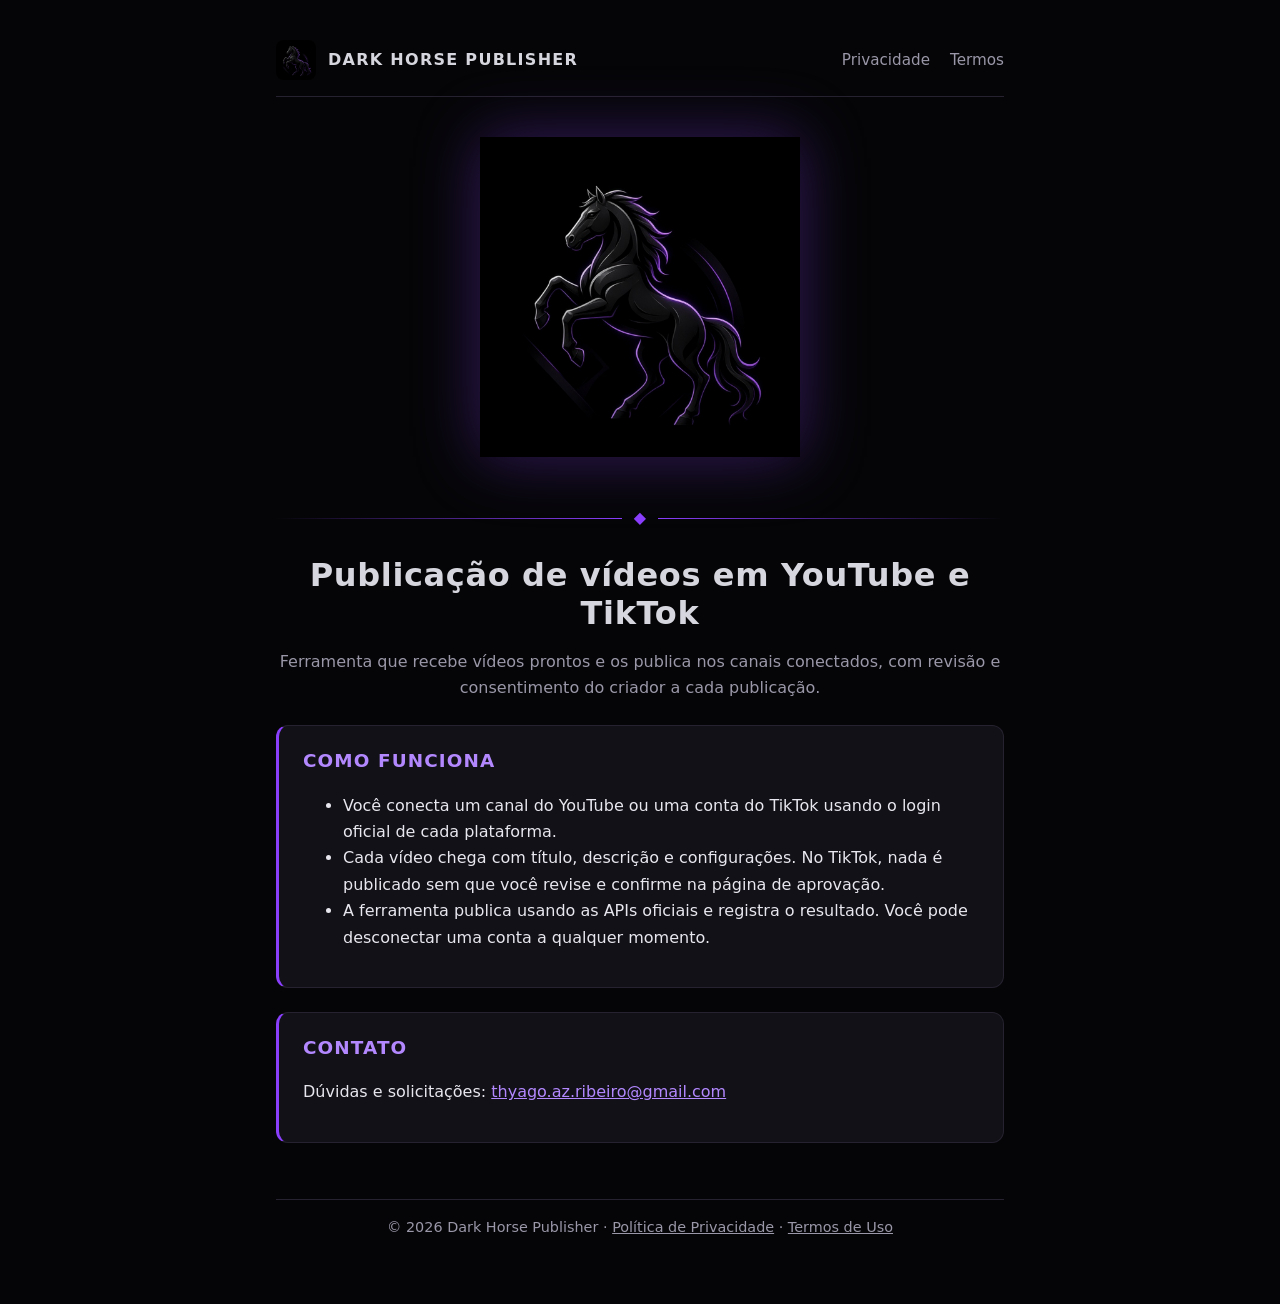
<file: index.html>
<!doctype html><html lang="pt-BR"><head><meta charset="utf-8"><meta name="viewport" content="width=device-width,initial-scale=1">
<title>Dark Horse Publisher</title><meta name="description" content="Publicação de vídeos em YouTube e TikTok com revisão e consentimento do criador."><link rel="icon" type="image/png" href="/favicon.png"><link rel="stylesheet" href="style.css"></head><body><main>
<header><a class="brand" href="/"><img src="/favicon.png" alt="">Dark Horse Publisher</a><nav><a href="/privacidade.html">Privacidade</a><a href="/termos.html">Termos</a></nav></header>
<div class="hero"><img src="/logo-1024.png" alt="Dark Horse Publisher"></div>
<div class="rule">◆</div>
<h1 style="text-align:center">Publicação de vídeos em YouTube e TikTok</h1>
<p class="muted" style="text-align:center">Ferramenta que recebe vídeos prontos e os publica nos canais conectados, com revisão e consentimento do criador a cada publicação.</p>
<div class="card"><h2>Como funciona</h2><ul>
<li>Você conecta um canal do YouTube ou uma conta do TikTok usando o login oficial de cada plataforma.</li>
<li>Cada vídeo chega com título, descrição e configurações. No TikTok, nada é publicado sem que você revise e confirme na página de aprovação.</li>
<li>A ferramenta publica usando as APIs oficiais e registra o resultado. Você pode desconectar uma conta a qualquer momento.</li>
</ul></div>
<div class="card"><h2>Contato</h2><p>Dúvidas e solicitações: <a href="mailto:thyago.az.ribeiro@gmail.com">thyago.az.ribeiro@gmail.com</a></p></div>
<footer>© 2026 Dark Horse Publisher · <a href="/privacidade.html">Política de Privacidade</a> · <a href="/termos.html">Termos de Uso</a></footer>
</main></body></html>
</file>
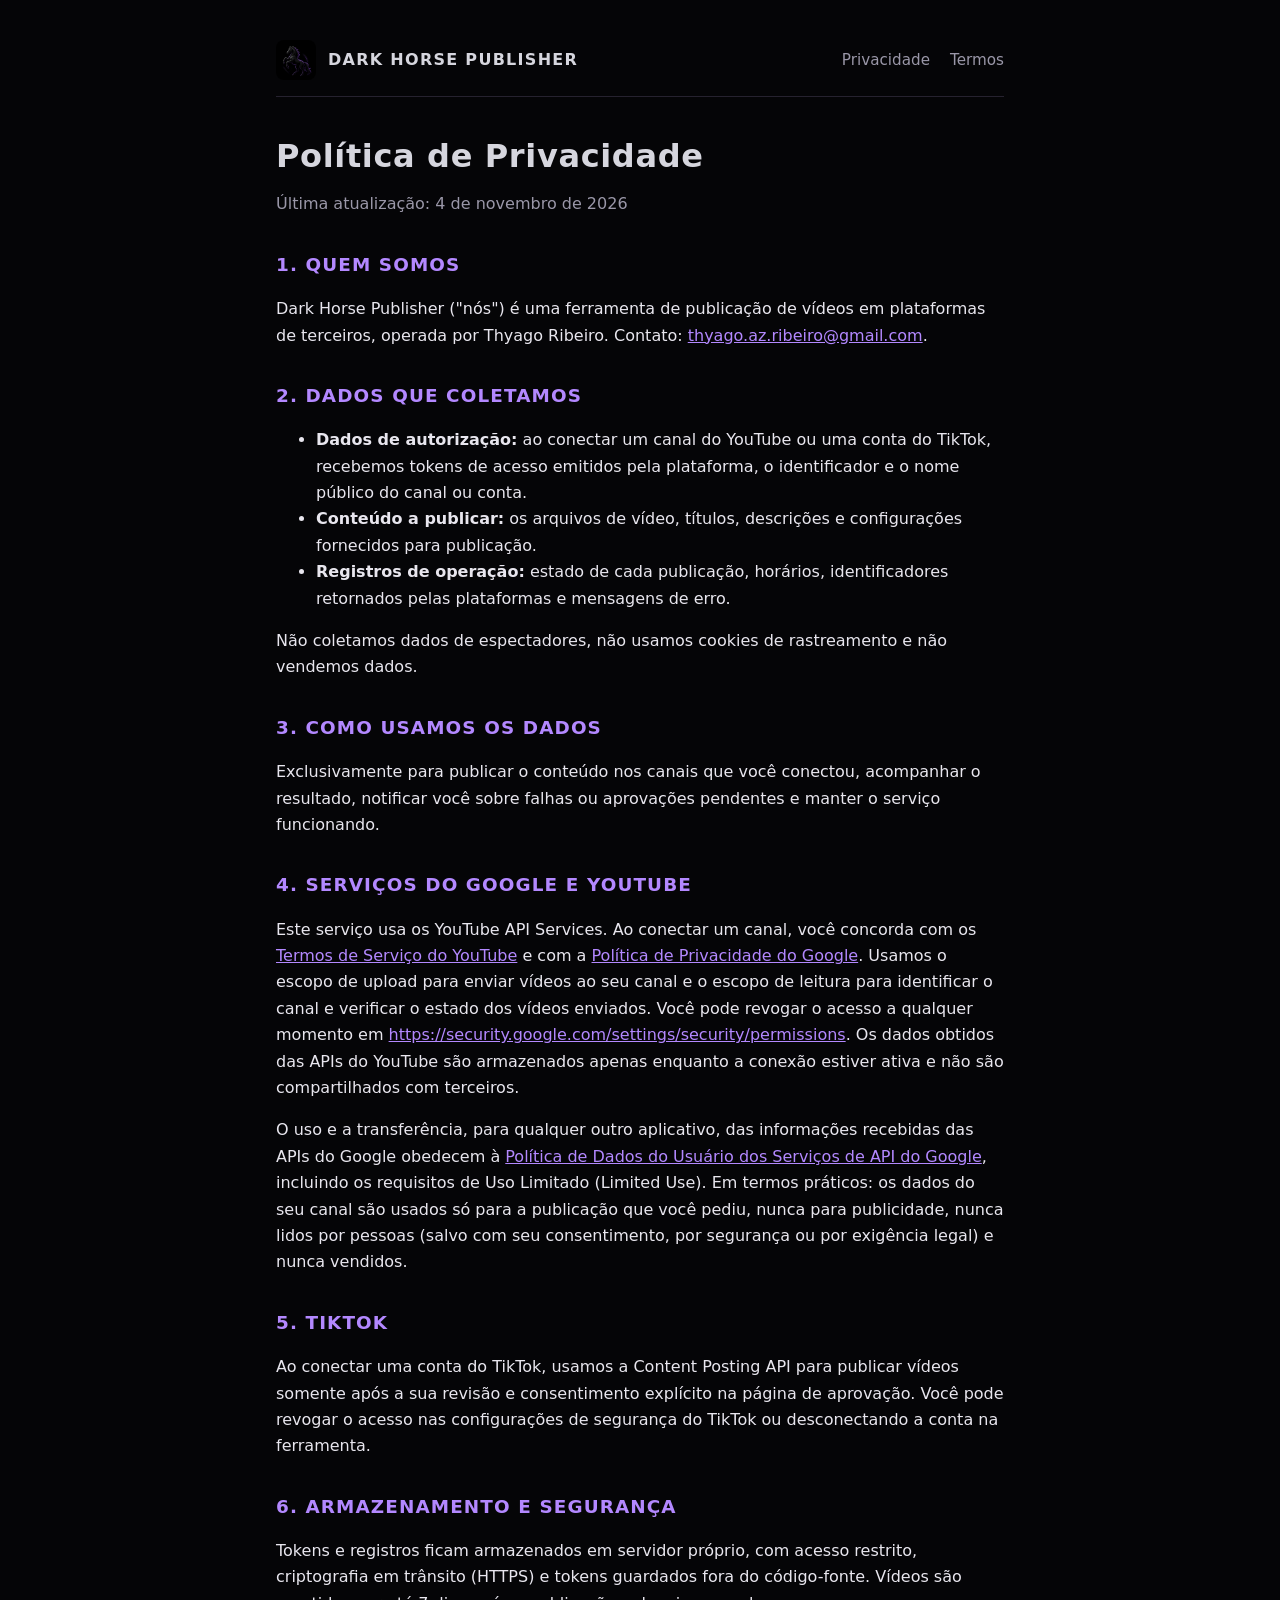
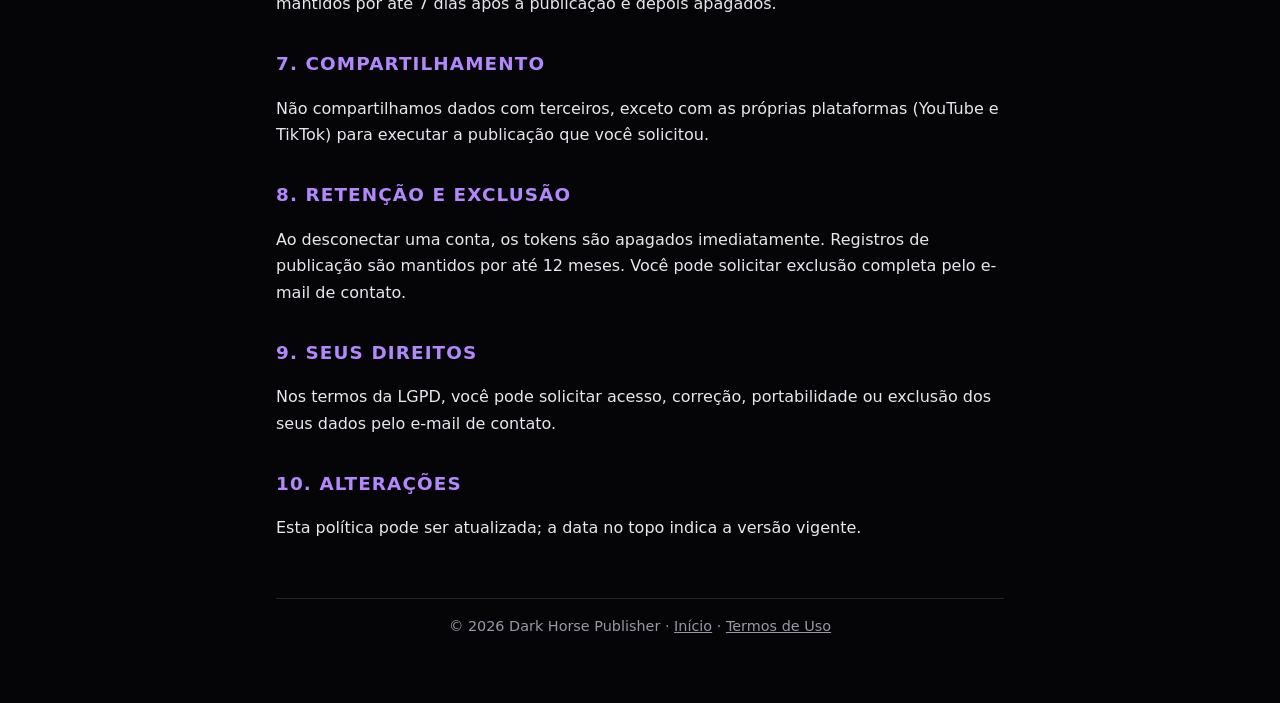
<file: privacidade.html>
<!doctype html><html lang="pt-BR"><head><meta charset="utf-8"><meta name="viewport" content="width=device-width,initial-scale=1">
<title>Política de Privacidade · Dark Horse Publisher</title><link rel="icon" type="image/png" href="/favicon.png"><link rel="stylesheet" href="style.css"></head><body><main>
<header><a class="brand" href="/"><img src="/favicon.png" alt="">Dark Horse Publisher</a><nav><a href="/privacidade.html">Privacidade</a><a href="/termos.html">Termos</a></nav></header>
<h1>Política de Privacidade</h1><p class="muted">Última atualização: 4 de novembro de 2026</p>
<h2>1. Quem somos</h2><p>Dark Horse Publisher ("nós") é uma ferramenta de publicação de vídeos em plataformas de terceiros, operada por Thyago Ribeiro. Contato: <a href="mailto:thyago.az.ribeiro@gmail.com">thyago.az.ribeiro@gmail.com</a>.</p>
<h2>2. Dados que coletamos</h2><ul>
<li><strong>Dados de autorização:</strong> ao conectar um canal do YouTube ou uma conta do TikTok, recebemos tokens de acesso emitidos pela plataforma, o identificador e o nome público do canal ou conta.</li>
<li><strong>Conteúdo a publicar:</strong> os arquivos de vídeo, títulos, descrições e configurações fornecidos para publicação.</li>
<li><strong>Registros de operação:</strong> estado de cada publicação, horários, identificadores retornados pelas plataformas e mensagens de erro.</li></ul>
<p>Não coletamos dados de espectadores, não usamos cookies de rastreamento e não vendemos dados.</p>
<h2>3. Como usamos os dados</h2><p>Exclusivamente para publicar o conteúdo nos canais que você conectou, acompanhar o resultado, notificar você sobre falhas ou aprovações pendentes e manter o serviço funcionando.</p>
<h2>4. Serviços do Google e YouTube</h2><p>Este serviço usa os YouTube API Services. Ao conectar um canal, você concorda com os <a href="https://www.youtube.com/t/terms">Termos de Serviço do YouTube</a> e com a <a href="https://policies.google.com/privacy">Política de Privacidade do Google</a>. Usamos o escopo de upload para enviar vídeos ao seu canal e o escopo de leitura para identificar o canal e verificar o estado dos vídeos enviados. Você pode revogar o acesso a qualquer momento em <a href="https://security.google.com/settings/security/permissions">https://security.google.com/settings/security/permissions</a>. Os dados obtidos das APIs do YouTube são armazenados apenas enquanto a conexão estiver ativa e não são compartilhados com terceiros.</p>
<p>O uso e a transferência, para qualquer outro aplicativo, das informações recebidas das APIs do Google obedecem à <a href="https://developers.google.com/terms/api-services-user-data-policy">Política de Dados do Usuário dos Serviços de API do Google</a>, incluindo os requisitos de Uso Limitado (Limited Use). Em termos práticos: os dados do seu canal são usados só para a publicação que você pediu, nunca para publicidade, nunca lidos por pessoas (salvo com seu consentimento, por segurança ou por exigência legal) e nunca vendidos.</p>
<h2>5. TikTok</h2><p>Ao conectar uma conta do TikTok, usamos a Content Posting API para publicar vídeos somente após a sua revisão e consentimento explícito na página de aprovação. Você pode revogar o acesso nas configurações de segurança do TikTok ou desconectando a conta na ferramenta.</p>
<h2>6. Armazenamento e segurança</h2><p>Tokens e registros ficam armazenados em servidor próprio, com acesso restrito, criptografia em trânsito (HTTPS) e tokens guardados fora do código-fonte. Vídeos são mantidos por até 7 dias após a publicação e depois apagados.</p>
<h2>7. Compartilhamento</h2><p>Não compartilhamos dados com terceiros, exceto com as próprias plataformas (YouTube e TikTok) para executar a publicação que você solicitou.</p>
<h2>8. Retenção e exclusão</h2><p>Ao desconectar uma conta, os tokens são apagados imediatamente. Registros de publicação são mantidos por até 12 meses. Você pode solicitar exclusão completa pelo e-mail de contato.</p>
<h2>9. Seus direitos</h2><p>Nos termos da LGPD, você pode solicitar acesso, correção, portabilidade ou exclusão dos seus dados pelo e-mail de contato.</p>
<h2>10. Alterações</h2><p>Esta política pode ser atualizada; a data no topo indica a versão vigente.</p>
<footer>© 2026 Dark Horse Publisher · <a href="/">Início</a> · <a href="/termos.html">Termos de Uso</a></footer>
</main></body></html>
</file>
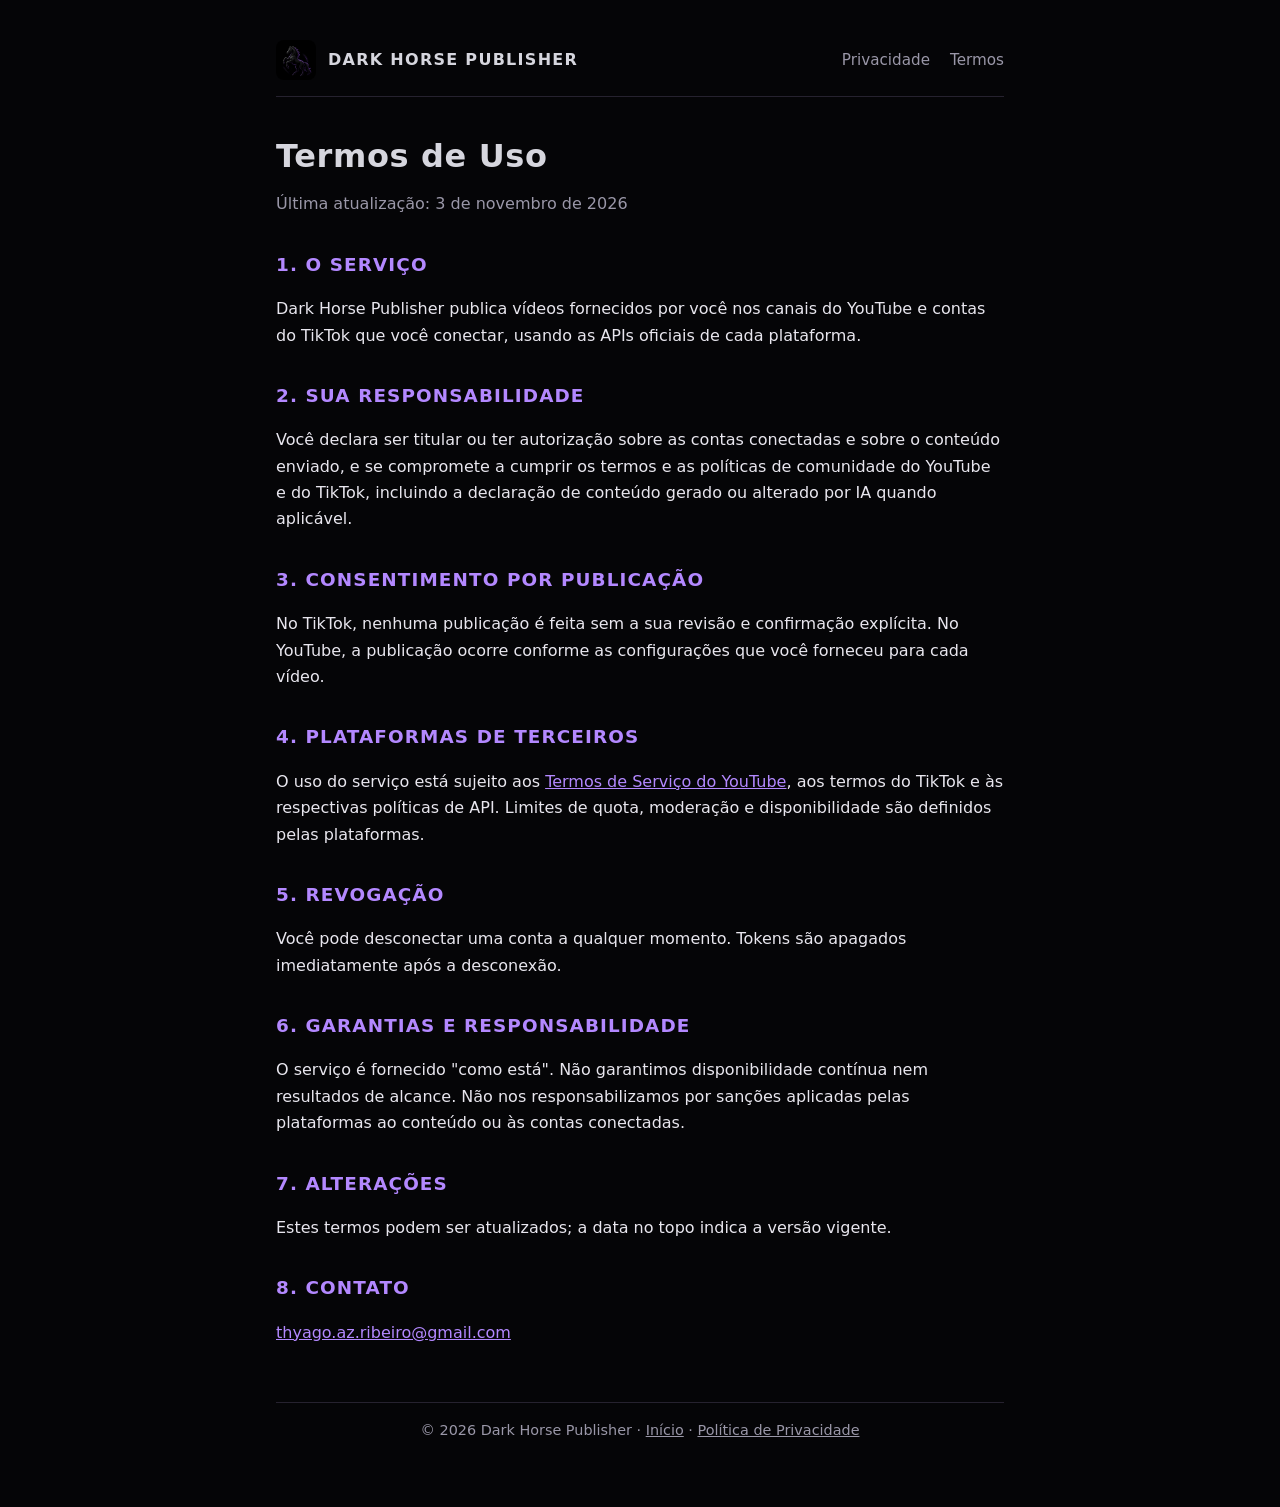
<file: termos.html>
<!doctype html><html lang="pt-BR"><head><meta charset="utf-8"><meta name="viewport" content="width=device-width,initial-scale=1">
<title>Termos de Uso · Dark Horse Publisher</title><link rel="icon" type="image/png" href="/favicon.png"><link rel="stylesheet" href="style.css"></head><body><main>
<header><a class="brand" href="/"><img src="/favicon.png" alt="">Dark Horse Publisher</a><nav><a href="/privacidade.html">Privacidade</a><a href="/termos.html">Termos</a></nav></header>
<h1>Termos de Uso</h1><p class="muted">Última atualização: 3 de novembro de 2026</p>
<h2>1. O serviço</h2><p>Dark Horse Publisher publica vídeos fornecidos por você nos canais do YouTube e contas do TikTok que você conectar, usando as APIs oficiais de cada plataforma.</p>
<h2>2. Sua responsabilidade</h2><p>Você declara ser titular ou ter autorização sobre as contas conectadas e sobre o conteúdo enviado, e se compromete a cumprir os termos e as políticas de comunidade do YouTube e do TikTok, incluindo a declaração de conteúdo gerado ou alterado por IA quando aplicável.</p>
<h2>3. Consentimento por publicação</h2><p>No TikTok, nenhuma publicação é feita sem a sua revisão e confirmação explícita. No YouTube, a publicação ocorre conforme as configurações que você forneceu para cada vídeo.</p>
<h2>4. Plataformas de terceiros</h2><p>O uso do serviço está sujeito aos <a href="https://www.youtube.com/t/terms">Termos de Serviço do YouTube</a>, aos termos do TikTok e às respectivas políticas de API. Limites de quota, moderação e disponibilidade são definidos pelas plataformas.</p>
<h2>5. Revogação</h2><p>Você pode desconectar uma conta a qualquer momento. Tokens são apagados imediatamente após a desconexão.</p>
<h2>6. Garantias e responsabilidade</h2><p>O serviço é fornecido "como está". Não garantimos disponibilidade contínua nem resultados de alcance. Não nos responsabilizamos por sanções aplicadas pelas plataformas ao conteúdo ou às contas conectadas.</p>
<h2>7. Alterações</h2><p>Estes termos podem ser atualizados; a data no topo indica a versão vigente.</p>
<h2>8. Contato</h2><p><a href="mailto:thyago.az.ribeiro@gmail.com">thyago.az.ribeiro@gmail.com</a></p>
<footer>© 2026 Dark Horse Publisher · <a href="/">Início</a> · <a href="/privacidade.html">Política de Privacidade</a></footer>
</main></body></html>
</file>
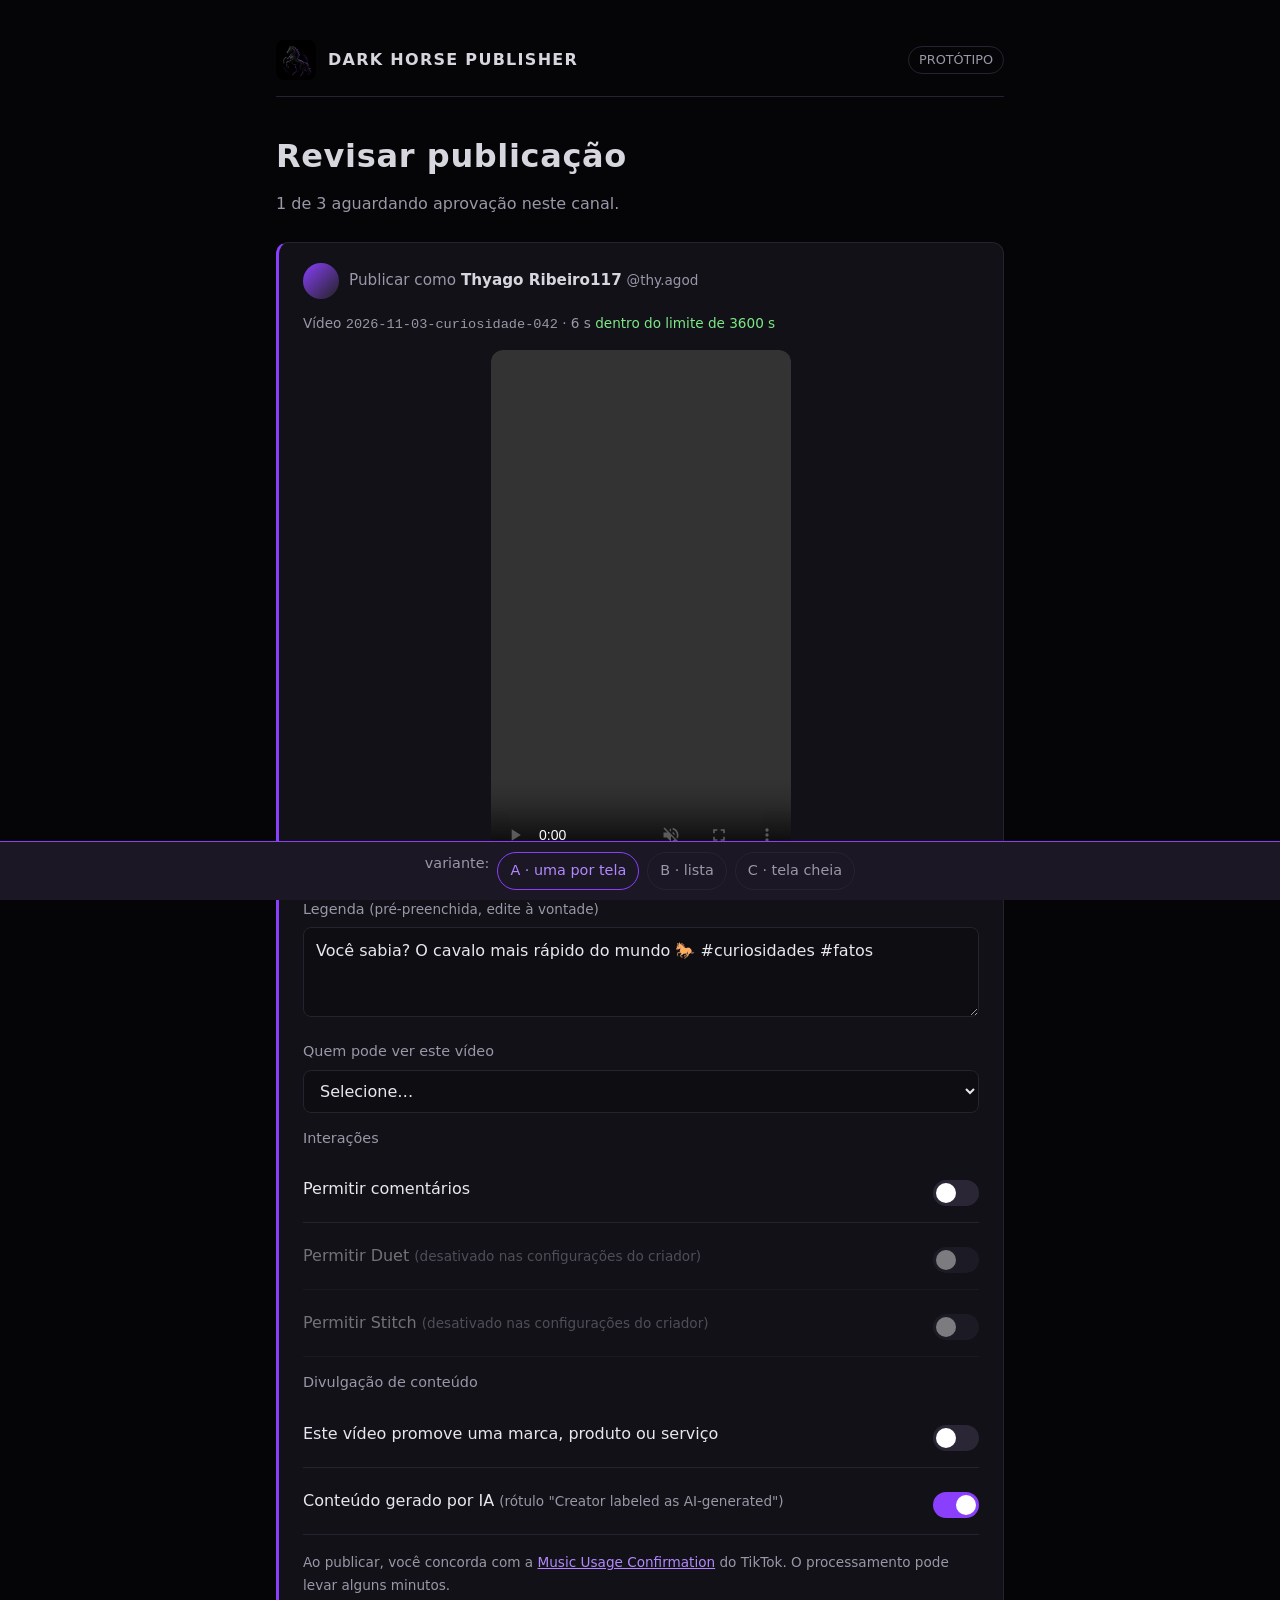
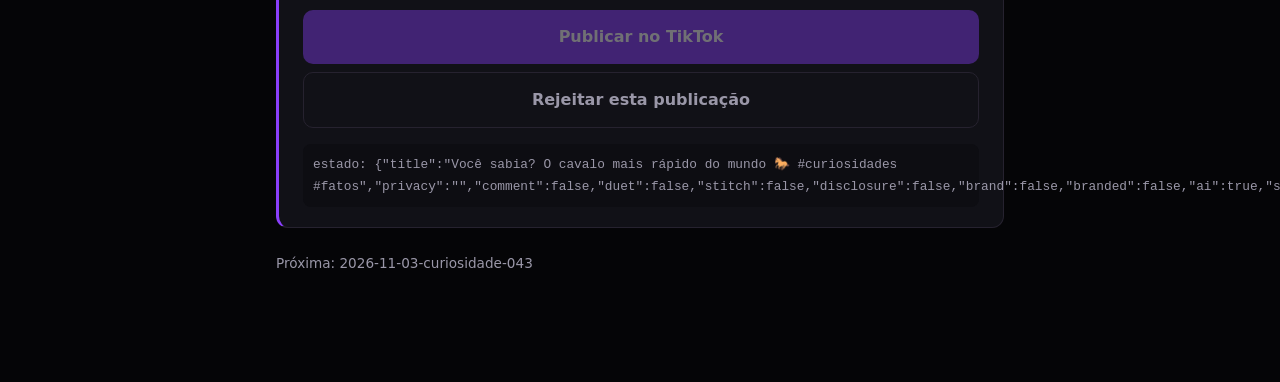
<file: prototype/review.html>
<!doctype html><html lang="pt-BR"><head><meta charset="utf-8"><meta name="viewport" content="width=device-width,initial-scale=1">
<title>PROTÓTIPO · Aprovação TikTok</title><link rel="icon" type="image/png" href="/favicon.png"><link rel="stylesheet" href="/style.css">
<style>
.proto{position:fixed;left:0;right:0;bottom:0;background:#1b1725;border-top:1px solid var(--purple);padding:10px 16px;display:flex;gap:8px;justify-content:center;flex-wrap:wrap;z-index:9;font-size:.9rem}
.proto a{padding:6px 12px;border-radius:999px;border:1px solid var(--line);color:var(--muted);text-decoration:none}.proto a.on{border-color:var(--purple);color:var(--purple-2)}
main{padding-bottom:96px}.badge{display:inline-block;padding:2px 10px;border-radius:999px;font-size:.8rem;border:1px solid var(--line);color:var(--muted)}
label{display:block;margin:14px 0 6px;color:var(--muted);font-size:.9rem}input[type=text],textarea,select{width:100%;background:var(--bg2);color:var(--fg);border:1px solid var(--line);border-radius:8px;padding:10px 12px;font:inherit}
textarea{min-height:90px}.row{display:flex;align-items:center;justify-content:space-between;gap:12px;padding:10px 0;border-bottom:1px solid var(--line)}.row.off{opacity:.45}
.sw{position:relative;width:46px;height:26px;flex:none}.sw input{opacity:0;width:0;height:0}.sw span{position:absolute;inset:0;background:#2a2635;border-radius:26px;transition:.2s}.sw span::before{content:"";position:absolute;width:20px;height:20px;left:3px;top:3px;background:#fff;border-radius:50%;transition:.2s}.sw input:checked+span{background:var(--purple)}.sw input:checked+span::before{transform:translateX(20px)}
video{width:100%;max-width:300px;aspect-ratio:9/16;border-radius:12px;background:#000;display:block;margin:0 auto}
.btn{display:block;width:100%;padding:14px;border-radius:10px;border:0;font:inherit;font-weight:700;cursor:pointer;margin-top:8px}.btn.pri{background:var(--purple);color:#fff}.btn.pri:disabled{opacity:.4;cursor:not-allowed}.btn.sec{background:transparent;border:1px solid var(--line);color:var(--muted)}
.creator{display:flex;align-items:center;gap:10px;color:var(--muted);font-size:.95rem}.creator b{color:var(--silver)}.avatar{width:36px;height:36px;border-radius:50%;background:linear-gradient(135deg,var(--purple),#222)}
.note{font-size:.85rem;color:var(--muted)}.warn{color:#ffb86b}.ok{color:#7ee787}
.list .item{cursor:pointer}.list .item h3{margin:0;font-size:1rem;color:var(--silver)}.hidden{display:none}.state{font-family:monospace;font-size:.8rem;color:var(--muted);white-space:pre-wrap;background:var(--bg2);padding:10px;border-radius:8px;margin-top:16px}
</style></head><body><main>
<header><a class="brand" href="/"><img src="/favicon.png" alt="">Dark Horse Publisher</a><span class="badge">PROTÓTIPO</span></header>
<div id="app"></div>
<div class="proto"><span class="muted">variante:</span><a href="?v=a" id="va">A · uma por tela</a><a href="?v=b" id="vb">B · lista</a><a href="?v=c" id="vc">C · tela cheia</a></div>
<script>
const v = new URLSearchParams(location.search).get('v') || 'a';
document.getElementById('v'+v).classList.add('on');
const creator = { nickname: 'Thyago Ribeiro117', username: 'thy.agod', privacy: ['FOLLOWER_OF_CREATOR','MUTUAL_FOLLOW_FRIENDS','SELF_ONLY'], duet_disabled: true, stitch_disabled: true, comment_disabled: false, max: 3600 };
const pubs = [
  { id: 'pub_01', video: '2026-11-03-curiosidade-042', title: 'Você sabia? O cavalo mais rápido do mundo 🐎 #curiosidades #fatos', dur: 6, ai: true },
  { id: 'pub_02', video: '2026-11-03-curiosidade-043', title: '3 fatos sobre o oceano que ninguém te contou 🌊 #curiosidades', dur: 42, ai: true },
  { id: 'pub_03', video: '2026-11-03-curiosidade-044', title: 'A história por trás do café ☕ #historia', dur: 58, ai: true },
];
const PRIV = { PUBLIC_TO_EVERYONE: 'Todos', FOLLOWER_OF_CREATOR: 'Seguidores', MUTUAL_FOLLOW_FRIENDS: 'Amigos', SELF_ONLY: 'Somente eu' };
const state = {};
function form(p, compact=false) {
  const s = state[p.id] ??= { title: p.title, privacy: '', comment: false, duet: false, stitch: false, disclosure: false, brand: false, branded: false, ai: p.ai, status: 'aguardando_aprovacao' };
  const sw = (k, label, off=false) => `<div class="row ${off?'off':''}"><span>${label}${off?' <span class="note">(desativado nas configurações do criador)</span>':''}</span><label class="sw"><input type="checkbox" data-k="${k}" ${s[k]?'checked':''} ${off?'disabled':''}><span></span></label></div>`;
  const labels = [s.brand?'Promotional content':null, s.branded?'Paid partnership':null].filter(Boolean);
  const brandedSelfOnly = s.branded && s.privacy === 'SELF_ONLY';
  const can = s.privacy && !(s.disclosure && !s.brand && !s.branded) && !brandedSelfOnly && s.status === 'aguardando_aprovacao';
  return `<div class="card" data-id="${p.id}">
    <div class="creator"><div class="avatar"></div><div>Publicar como <b>${creator.nickname}</b> <span class="note">@${creator.username}</span></div></div>
    ${compact?'':'<p class="note">Vídeo <code>'+p.video+'</code> · '+p.dur+' s'+(p.dur>creator.max?' <span class="warn">acima do máximo da conta</span>':' <span class="ok">dentro do limite de '+creator.max+' s</span>')+'</p>'}
    <video src="/prototype/teste.mp4" controls playsinline muted loop></video>
    <label>Legenda <span class="note">(pré-preenchida, edite à vontade)</span></label><textarea data-k="title">${s.title}</textarea>
    <label>Quem pode ver este vídeo</label><select data-k="privacy"><option value="" ${!s.privacy?'selected':''} disabled>Selecione…</option>${creator.privacy.map(o=>`<option value="${o}" ${s.privacy===o?'selected':''}>${PRIV[o]}</option>`).join('')}</select>
    ${brandedSelfOnly?'<p class="note warn">Conteúdo de marca não pode ser "Somente eu".</p>':''}
    <label>Interações</label>${sw('comment','Permitir comentários',creator.comment_disabled)}${sw('duet','Permitir Duet',creator.duet_disabled)}${sw('stitch','Permitir Stitch',creator.stitch_disabled)}
    <label>Divulgação de conteúdo</label>${sw('disclosure','Este vídeo promove uma marca, produto ou serviço')}
    ${s.disclosure?`<div style="padding-left:12px">${sw('brand','Sua marca <span class="note">(promove seu próprio negócio)</span>')}${sw('branded','Conteúdo de marca <span class="note">(parceria paga com terceiros)</span>')}${(!s.brand&&!s.branded)?'<p class="note warn">Escolha ao menos uma opção.</p>':`<p class="note">Rótulo no vídeo: <b>${labels.join(' + ')}</b></p>`}</div>`:''}
    ${sw('ai','Conteúdo gerado por IA <span class="note">(rótulo "Creator labeled as AI-generated")</span>')}
    <p class="note" style="margin-top:16px">Ao publicar, você concorda com a <a href="https://www.tiktok.com/legal/page/global/music-usage-confirmation/en" target="_blank">Music Usage Confirmation</a> do TikTok${s.branded?' e com a <a href="https://www.tiktok.com/legal/page/global/bc-policy/en" target="_blank">Branded Content Policy</a>':''}. O processamento pode levar alguns minutos.</p>
    <button class="btn pri" data-act="approve" ${can?'':'disabled'}>${s.status==='aguardando_aprovacao'?'Publicar no TikTok':s.status==='na_fila'?'✓ Enviado para a fila':'✗ Rejeitada'}</button>
    ${s.status==='aguardando_aprovacao'?'<button class="btn sec" data-act="reject">Rejeitar esta publicação</button>':''}
    <div class="state">estado: ${JSON.stringify(s)}</div>
  </div>`;
}
function render() {
  const app = document.getElementById('app');
  if (v === 'a') {
    const p = pubs[0];
    app.innerHTML = `<h1>Revisar publicação</h1><p class="muted">1 de ${pubs.length} aguardando aprovação neste canal.</p>${form(p)}<p class="note">Próxima: ${pubs[1].video}</p>`;
  } else if (v === 'b') {
    app.innerHTML = `<h1>Aguardando aprovação</h1><p class="muted">Canal <b>@${creator.username}</b> · ${pubs.length} publicações</p><div class="list">${pubs.map((p,i)=>`<div class="card item" data-open="${p.id}"><h3>${p.video}</h3><p class="note">${p.dur} s · ${state[p.id]?.status??'aguardando_aprovacao'}</p><div class="hidden" id="f_${p.id}">${form(p,true)}</div></div>`).join('')}</div>`;
    (window.open_ ||= new Set()).forEach(id => document.getElementById('f_'+id)?.classList.remove('hidden'));
  } else {
    const p = pubs[0];
    app.innerHTML = `<style>main{max-width:none;padding:0 0 96px}header{display:none}video{max-width:none;border-radius:0;aspect-ratio:auto;height:60vh}.card{border:0;border-radius:0;margin:0}</style>${form(p)}`;
  }
}
document.addEventListener('input', e => { const k = e.target.dataset.k; if (!k) return; const id = e.target.closest('[data-id]').dataset.id; state[id][k] = e.target.type==='checkbox'?e.target.checked:e.target.value; if (k==='disclosure'&&!state[id].disclosure){state[id].brand=state[id].branded=false} render(); });
document.addEventListener('click', e => {
  const o = e.target.closest('[data-open]'); if (o && !e.target.closest('[data-id]')) { window.open_ ||= new Set(); const id=o.dataset.open; window.open_.has(id)?window.open_.delete(id):window.open_.add(id); render(); return; }
  const a = e.target.dataset.act; if (!a) return; const id = e.target.closest('[data-id]').dataset.id; state[id].status = a==='approve'?'na_fila':'falha_permanente'; render();
});
render();
</script></main></body></html>
</file>
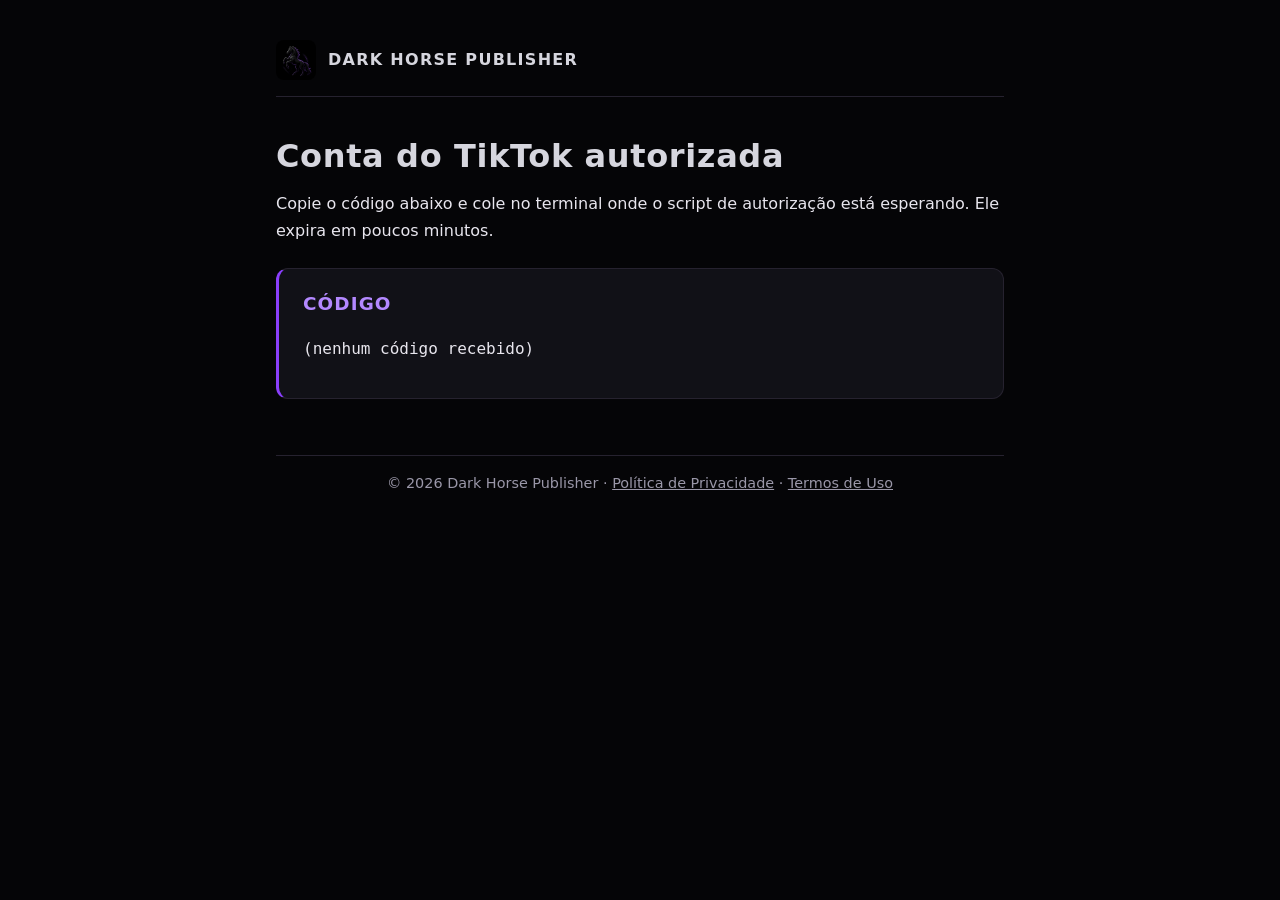
<file: tiktok/callback.html>
<!doctype html><html lang="pt-BR"><head><meta charset="utf-8"><meta name="viewport" content="width=device-width,initial-scale=1">
<title>Autorização TikTok · Dark Horse Publisher</title><link rel="icon" type="image/png" href="/favicon.png"><link rel="stylesheet" href="/style.css"></head><body><main>
<header><a class="brand" href="/"><img src="/favicon.png" alt="">Dark Horse Publisher</a></header>
<h1>Conta do TikTok autorizada</h1>
<p>Copie o código abaixo e cole no terminal onde o script de autorização está esperando. Ele expira em poucos minutos.</p>
<div class="card"><h2>Código</h2><pre id="code" style="white-space:pre-wrap;word-break:break-all;font-size:1rem"></pre><p class="muted" id="err"></p></div>
<script>const q=new URLSearchParams(location.search);document.getElementById('code').textContent=q.get('code')||'(nenhum código recebido)';if(q.get('error'))document.getElementById('err').textContent='Erro: '+q.get('error')+' — '+(q.get('error_description')||'');</script>
<footer>© 2026 Dark Horse Publisher · <a href="/privacidade.html">Política de Privacidade</a> · <a href="/termos.html">Termos de Uso</a></footer>
</main></body></html>
</file>
<file: style.css>
:root{--bg:#050507;--bg2:#0d0d12;--fg:#e8e6ee;--muted:#9a97a8;--silver:#d6d6de;--purple:#8a3ffc;--purple-2:#b388ff;--card:#111117;--line:#26222f}
*{box-sizing:border-box}html{color-scheme:dark}body{margin:0;background:var(--bg);color:var(--fg);font:16px/1.65 system-ui,-apple-system,Segoe UI,Roboto,sans-serif}
a{color:var(--purple-2)}main{max-width:760px;margin:0 auto;padding:40px 16px 64px}
header{display:flex;align-items:center;justify-content:space-between;gap:16px;margin-bottom:40px;padding-bottom:16px;border-bottom:1px solid var(--line)}
.brand{display:flex;align-items:center;gap:12px;text-decoration:none;color:var(--silver);font-weight:700;letter-spacing:.08em;text-transform:uppercase}
.brand img{width:40px;height:40px;border-radius:8px}
nav a{color:var(--muted);text-decoration:none;margin-left:20px;font-size:.95rem}nav a:hover{color:var(--purple-2)}
.hero{text-align:center;margin:8px 0 40px}.hero img{width:min(320px,70vw);height:auto;filter:drop-shadow(0 0 32px rgba(138,63,252,.35))}
h1{font-size:2rem;line-height:1.2;margin:16px 0 8px;color:var(--silver);letter-spacing:.02em}
h2{margin:32px 0 8px;font-size:1.15rem;color:var(--purple-2);letter-spacing:.06em;text-transform:uppercase}
p,li{color:var(--fg)}.muted{color:var(--muted)}
.card{background:var(--card);border:1px solid var(--line);border-left:3px solid var(--purple);border-radius:12px;padding:20px 24px;margin:24px 0}
.card h2{margin-top:0}
.rule{display:flex;align-items:center;gap:12px;color:var(--purple);margin:24px 0}.rule::before,.rule::after{content:"";flex:1;height:1px;background:linear-gradient(90deg,transparent,var(--purple))}.rule::after{background:linear-gradient(90deg,var(--purple),transparent)}
footer{margin-top:56px;padding-top:16px;border-top:1px solid var(--line);color:var(--muted);font-size:.9rem;text-align:center}
footer a{color:var(--muted)}footer a:hover{color:var(--purple-2)}
</file>
